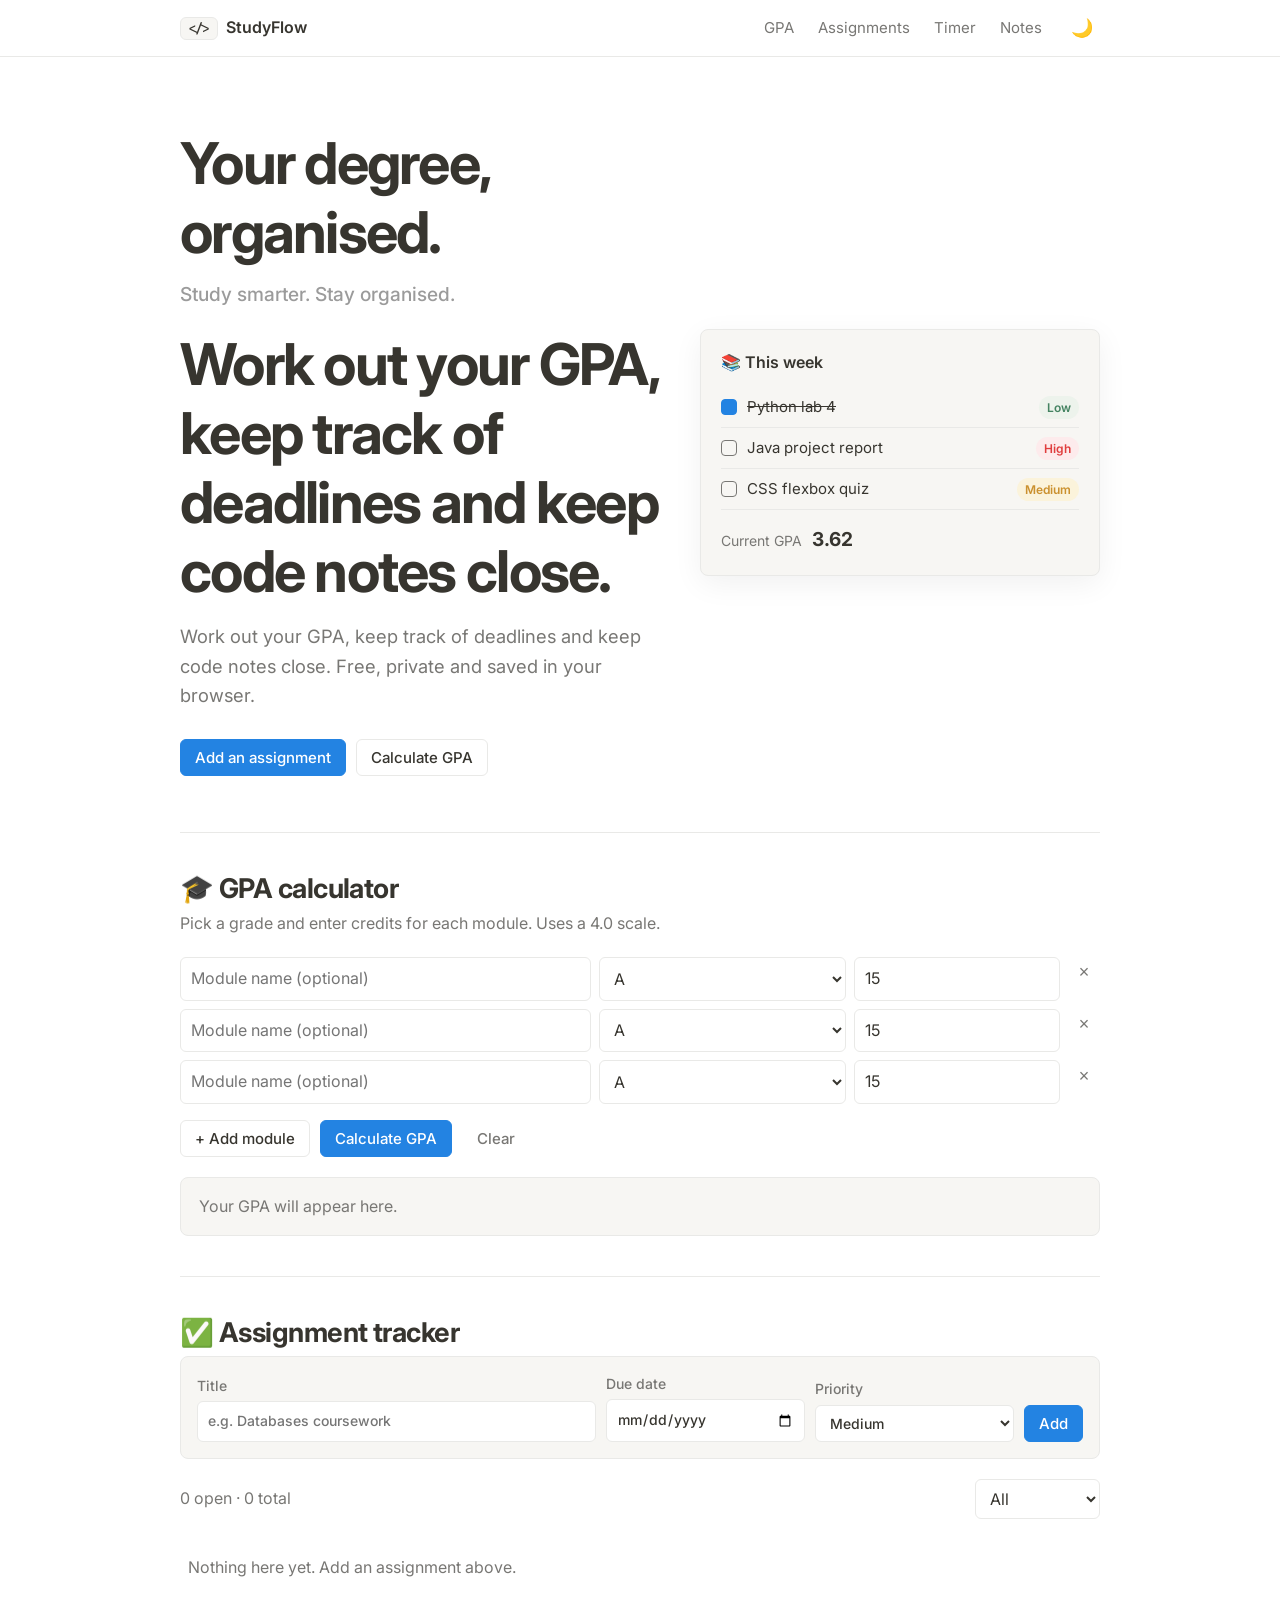
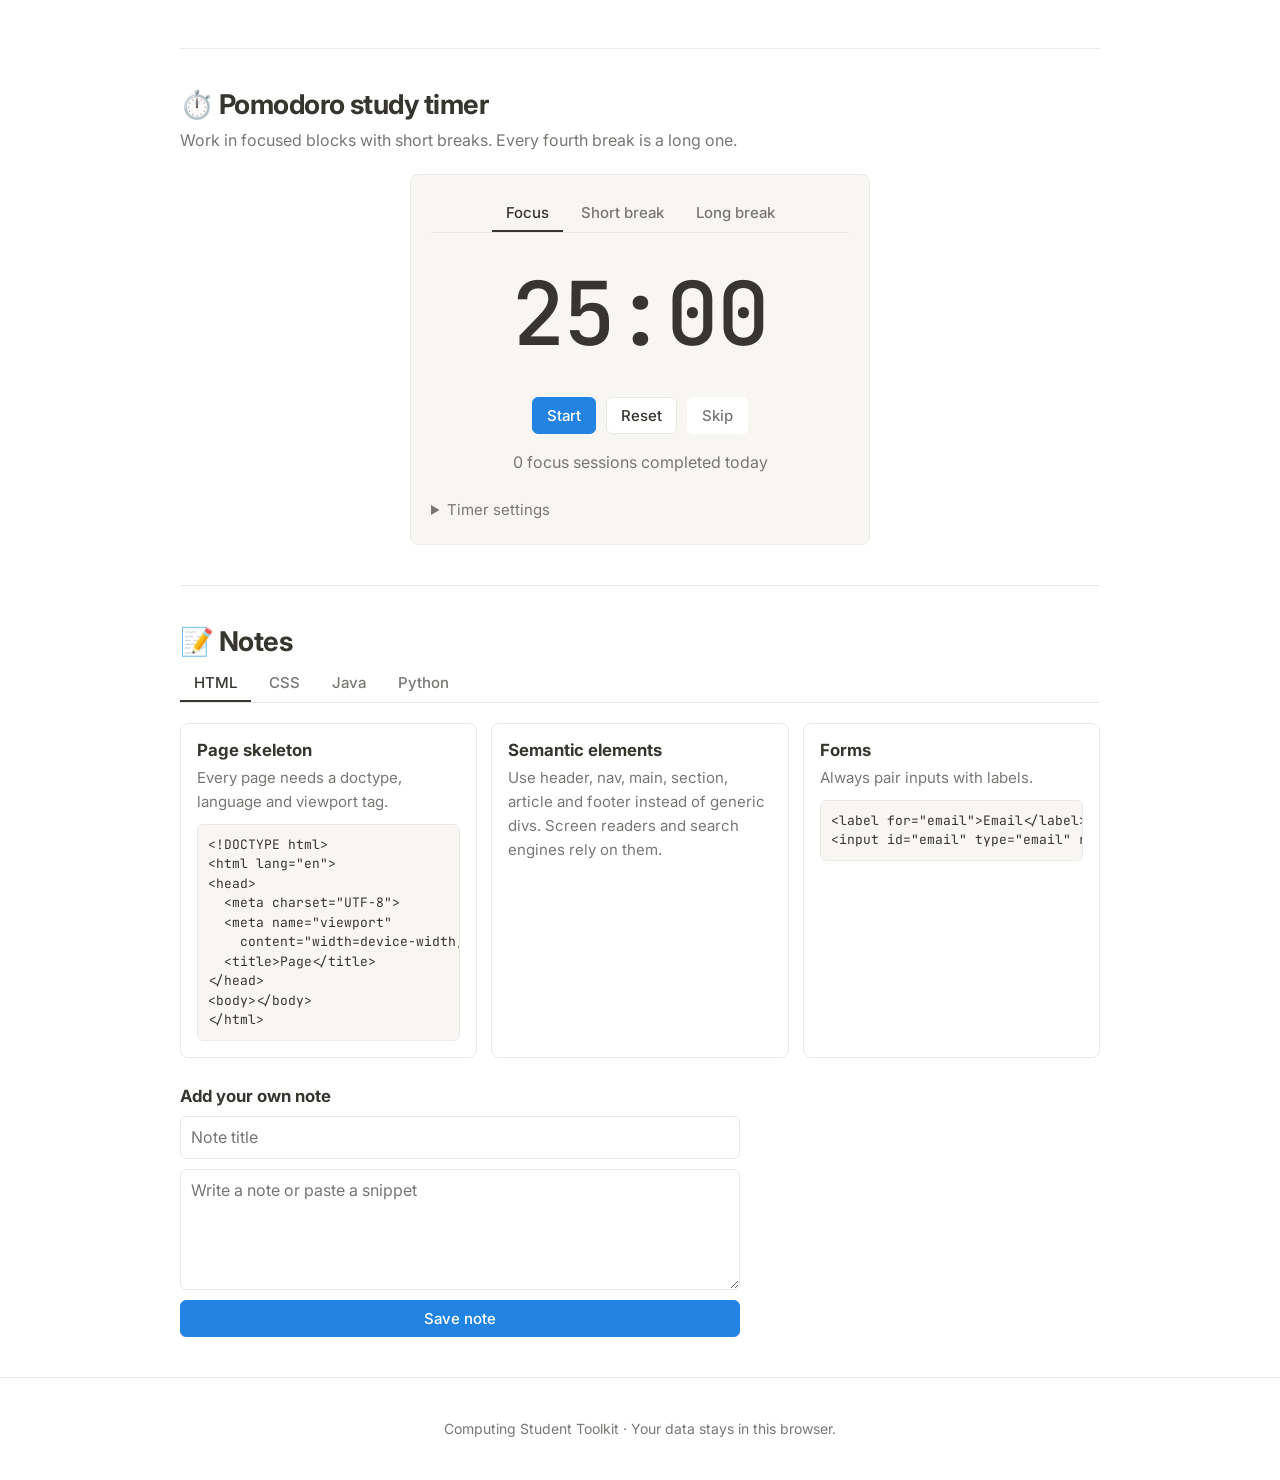
<file: index.html>
<!DOCTYPE html>
<html lang="en">
<head>
<meta charset="UTF-8">
<meta name="viewport" content="width=device-width, initial-scale=1">
<title>StudyFlow</title>
<meta name="description" content="StudyFlow helps students stay organised with GPA calculators, assignment tracking, notes and productivity tools.">
<link rel="preconnect" href="https://fonts.googleapis.com">
<link rel="preconnect" href="https://fonts.gstatic.com" crossorigin>
<link href="https://fonts.googleapis.com/css2?family=Inter:wght@400;500;600;700&family=JetBrains+Mono:wght@400;500&display=swap" rel="stylesheet">
<link rel="stylesheet" href="style.css">
<script>try{var t=localStorage.getItem("cst-theme")||(matchMedia("(prefers-color-scheme: dark)").matches?"dark":"light");document.documentElement.dataset.theme=t}catch(e){}</script>
</head>
<body>
<header class="nav">
  <div class="nav-inner">
    <a href="#home" class="brand"><span class="logo">&lt;/&gt;</span> StudyFlow</a>
    <nav id="menu" class="menu" aria-label="Main">
      <a href="#gpa">GPA</a>
      <a href="#tracker">Assignments</a>
      <a href="#timer">Timer</a>
      <a href="#notes">Notes</a>
    </nav>
    <button id="theme" class="icon-btn" aria-label="Toggle dark mode" title="Toggle dark mode"></button>
    <button id="burger" class="icon-btn burger" aria-label="Open menu" aria-expanded="false" aria-controls="menu">☰</button>
  </div>
</header>

<main>
  <section id="home" class="hero">
    <div class="hero-text">
      <h1>Your degree, organised.</h1>

      <p class="tagline"> Study smarter. Stay organised.</p>
     <h1>Work out your GPA, keep track of deadlines and keep code notes close.</h1>
      <p class="lead">Work out your GPA, keep track of deadlines and keep code notes close. Free, private and saved in your browser.</p>
      <div class="actions">
        <a class="btn primary" href="#tracker">Add an assignment</a>
        <a class="btn" href="#gpa">Calculate GPA</a>
      </div>
    </div>
    <div class="peek" aria-hidden="true">
      <div class="peek-title">📚 This week</div>
      <div class="peek-row"><span class="box done"></span><s>Python lab 4</s><span class="tag low">Low</span></div>
      <div class="peek-row"><span class="box"></span>Java project report<span class="tag high">High</span></div>
      <div class="peek-row"><span class="box"></span>CSS flexbox quiz<span class="tag med">Medium</span></div>
      <div class="peek-gpa">Current GPA <strong>3.62</strong></div>
    </div>
  </section>

  <section id="gpa" class="panel">
    <h2>🎓 GPA calculator</h2>
    <p class="muted">Pick a grade and enter credits for each module. Uses a 4.0 scale.</p>
    <div id="gpa-rows" class="gpa-rows"></div>
    <div class="actions">
      <button id="add-course" class="btn">+ Add module</button>
      <button id="calc" class="btn primary">Calculate GPA</button>
      <button id="reset-gpa" class="btn ghost">Clear</button>
    </div>
    <div id="gpa-result" class="result" role="status" aria-live="polite">Your GPA will appear here.</div>
  </section>

  <section id="tracker" class="panel">
    <h2>✅ Assignment tracker</h2>
    <form id="task-form" class="task-form">
      <label>Title<input id="t-title" required maxlength="80" placeholder="e.g. Databases coursework"></label>
      <label>Due date<input id="t-date" type="date" required></label>
      <label>Priority
        <select id="t-pri"><option value="high">High</option><option value="med" selected>Medium</option><option value="low">Low</option></select>
      </label>
      <button class="btn primary" type="submit">Add</button>
    </form>
    <div class="toolbar">
      <span id="task-count" class="muted"></span>
      <select id="t-filter" aria-label="Filter assignments">
        <option value="all">All</option><option value="open">Open</option><option value="done">Completed</option>
      </select>
    </div>
    <ul id="task-list" class="task-list"></ul>
  </section>

  <section id="timer" class="panel">
    <h2>⏱️ Pomodoro study timer</h2>
    <p class="muted">Work in focused blocks with short breaks. Every fourth break is a long one.</p>
    <div class="timer-card">
      <div id="modes" class="tabs" role="tablist">
        <button role="tab" data-mode="focus" aria-selected="true">Focus</button>
        <button role="tab" data-mode="short" aria-selected="false">Short break</button>
        <button role="tab" data-mode="long" aria-selected="false">Long break</button>
      </div>
      <div id="clock" class="clock" role="timer" aria-live="off">25:00</div>
      <div class="actions center">
        <button id="p-start" class="btn primary">Start</button>
        <button id="p-reset" class="btn">Reset</button>
        <button id="p-skip" class="btn ghost">Skip</button>
      </div>
      <p id="p-stats" class="muted center"></p>
      <details class="p-settings">
        <summary>Timer settings</summary>
        <div class="p-grid">
          <label>Focus (min)<input id="s-focus" type="number" min="1" max="120"></label>
          <label>Short break (min)<input id="s-short" type="number" min="1" max="60"></label>
          <label>Long break (min)<input id="s-long" type="number" min="1" max="60"></label>
        </div>
      </details>
    </div>
  </section>

  <section id="notes" class="panel">
    <h2>📝 Notes</h2>
    <div id="tabs" class="tabs" role="tablist">
      <button role="tab" data-cat="HTML" aria-selected="true">HTML</button>
      <button role="tab" data-cat="CSS" aria-selected="false">CSS</button>
      <button role="tab" data-cat="Java" aria-selected="false">Java</button>
      <button role="tab" data-cat="Python" aria-selected="false">Python</button>
    </div>
    <div id="note-list" class="note-list"></div>
    <form id="note-form" class="note-form">
      <h3>Add your own note</h3>
      <input id="n-title" required maxlength="60" placeholder="Note title">
      <textarea id="n-body" required rows="4" placeholder="Write a note or paste a snippet"></textarea>
      <button class="btn primary" type="submit">Save note</button>
    </form>
  </section>
</main>

<footer class="footer">Computing Student Toolkit · Your data stays in this browser.</footer>
<script src="script.js"></script>
</body>
</html>
</file>
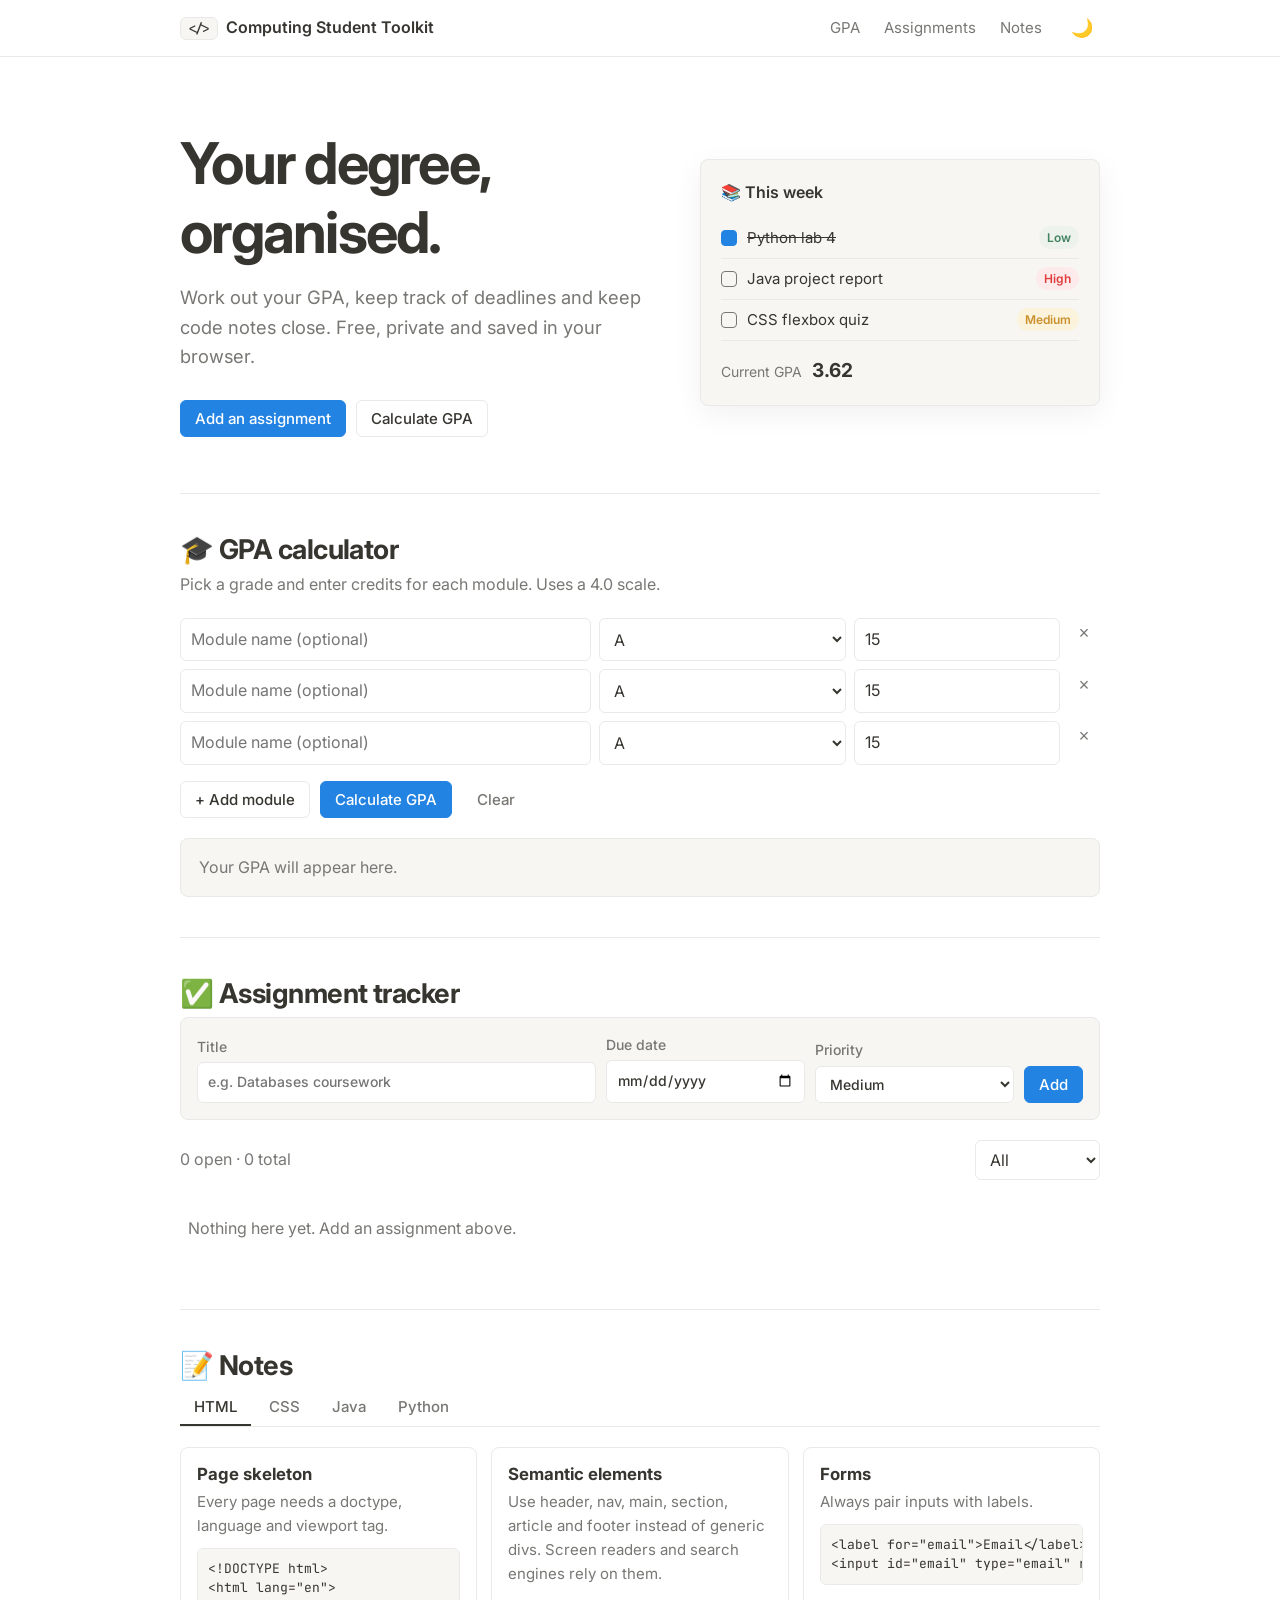
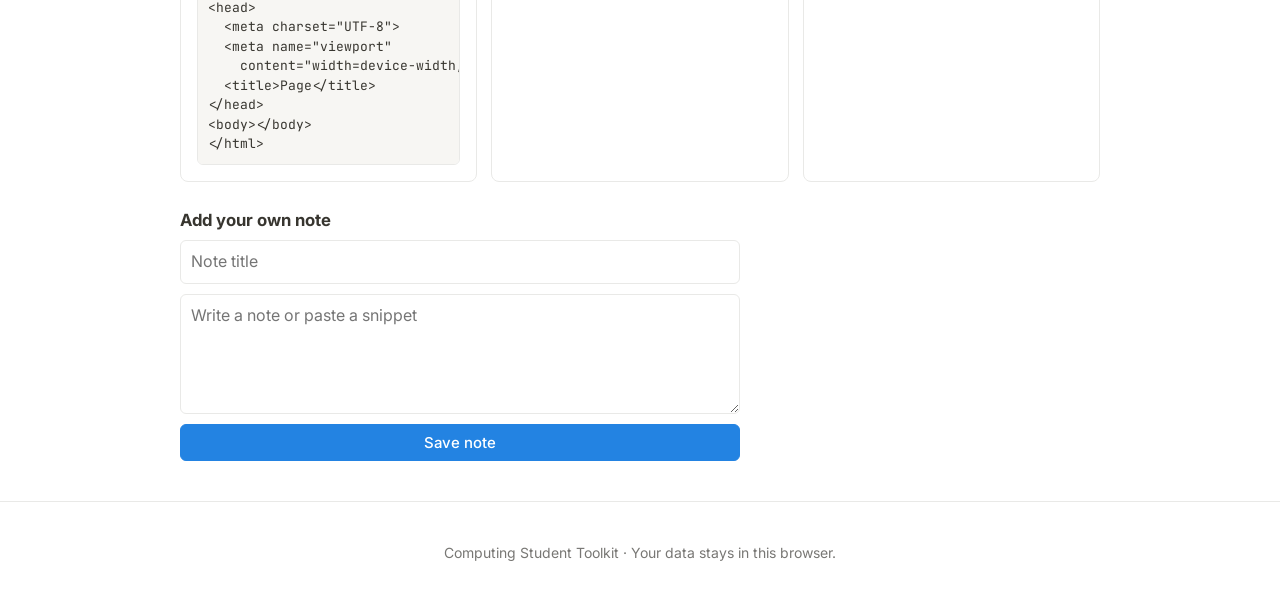
<file: index.html.html>
<!DOCTYPE html>
<html lang="en">
<head>
<meta charset="UTF-8">
<meta name="viewport" content="width=device-width, initial-scale=1">
<title>Computing Student Toolkit</title>
<meta name="description" content="GPA calculator, assignment tracker and quick notes for computing students.">
<link rel="preconnect" href="https://fonts.googleapis.com">
<link rel="preconnect" href="https://fonts.gstatic.com" crossorigin>
<link href="https://fonts.googleapis.com/css2?family=Inter:wght@400;500;600;700&family=JetBrains+Mono:wght@400;500&display=swap" rel="stylesheet">
<link rel="stylesheet" href="style.css">
<script>try{var t=localStorage.getItem("cst-theme")||(matchMedia("(prefers-color-scheme: dark)").matches?"dark":"light");document.documentElement.dataset.theme=t}catch(e){}</script>
</head>
<body>
<header class="nav">
  <div class="nav-inner">
    <a href="#home" class="brand"><span class="logo">&lt;/&gt;</span> Computing Student Toolkit</a>
    <nav id="menu" class="menu" aria-label="Main">
      <a href="#gpa">GPA</a>
      <a href="#tracker">Assignments</a>
      <a href="#notes">Notes</a>
    </nav>
    <button id="theme" class="icon-btn" aria-label="Toggle dark mode" title="Toggle dark mode"></button>
    <button id="burger" class="icon-btn burger" aria-label="Open menu" aria-expanded="false" aria-controls="menu">☰</button>
  </div>
</header>

<main>
  <section id="home" class="hero">
    <div class="hero-text">
      <h1>Your degree, organised.</h1>
      <p class="lead">Work out your GPA, keep track of deadlines and keep code notes close. Free, private and saved in your browser.</p>
      <div class="actions">
        <a class="btn primary" href="#tracker">Add an assignment</a>
        <a class="btn" href="#gpa">Calculate GPA</a>
      </div>
    </div>
    <div class="peek" aria-hidden="true">
      <div class="peek-title">📚 This week</div>
      <div class="peek-row"><span class="box done"></span><s>Python lab 4</s><span class="tag low">Low</span></div>
      <div class="peek-row"><span class="box"></span>Java project report<span class="tag high">High</span></div>
      <div class="peek-row"><span class="box"></span>CSS flexbox quiz<span class="tag med">Medium</span></div>
      <div class="peek-gpa">Current GPA <strong>3.62</strong></div>
    </div>
  </section>

  <section id="gpa" class="panel">
    <h2>🎓 GPA calculator</h2>
    <p class="muted">Pick a grade and enter credits for each module. Uses a 4.0 scale.</p>
    <div id="gpa-rows" class="gpa-rows"></div>
    <div class="actions">
      <button id="add-course" class="btn">+ Add module</button>
      <button id="calc" class="btn primary">Calculate GPA</button>
      <button id="reset-gpa" class="btn ghost">Clear</button>
    </div>
    <div id="gpa-result" class="result" role="status" aria-live="polite">Your GPA will appear here.</div>
  </section>

  <section id="tracker" class="panel">
    <h2>✅ Assignment tracker</h2>
    <form id="task-form" class="task-form">
      <label>Title<input id="t-title" required maxlength="80" placeholder="e.g. Databases coursework"></label>
      <label>Due date<input id="t-date" type="date" required></label>
      <label>Priority
        <select id="t-pri"><option value="high">High</option><option value="med" selected>Medium</option><option value="low">Low</option></select>
      </label>
      <button class="btn primary" type="submit">Add</button>
    </form>
    <div class="toolbar">
      <span id="task-count" class="muted"></span>
      <select id="t-filter" aria-label="Filter assignments">
        <option value="all">All</option><option value="open">Open</option><option value="done">Completed</option>
      </select>
    </div>
    <ul id="task-list" class="task-list"></ul>
  </section>

  <section id="notes" class="panel">
    <h2>📝 Notes</h2>
    <div id="tabs" class="tabs" role="tablist">
      <button role="tab" data-cat="HTML" aria-selected="true">HTML</button>
      <button role="tab" data-cat="CSS" aria-selected="false">CSS</button>
      <button role="tab" data-cat="Java" aria-selected="false">Java</button>
      <button role="tab" data-cat="Python" aria-selected="false">Python</button>
    </div>
    <div id="note-list" class="note-list"></div>
    <form id="note-form" class="note-form">
      <h3>Add your own note</h3>
      <input id="n-title" required maxlength="60" placeholder="Note title">
      <textarea id="n-body" required rows="4" placeholder="Write a note or paste a snippet"></textarea>
      <button class="btn primary" type="submit">Save note</button>
    </form>
  </section>
</main>

<footer class="footer">Computing Student Toolkit · Your data stays in this browser.</footer>
<script src="script.js"></script>
</body>
</html>
</file>
<file: style.css>
:root{
  --bg:#fff;--surface:#f7f6f3;--hover:#efeeea;--text:#37352f;--muted:#787774;--line:#e9e9e7;
  --accent:#2383e2;--accent-text:#fff;--high:#e03e3e;--med:#cb912f;--low:#448361;
  --high-bg:#fdebec;--med-bg:#fbf3db;--low-bg:#edf3ec;
  --radius:8px;--font:"Inter",system-ui,-apple-system,"Segoe UI",sans-serif;--mono:"JetBrains Mono",ui-monospace,Menlo,monospace;
}
[data-theme="dark"]{
  --bg:#191919;--surface:#202020;--hover:#2b2b2b;--text:#ebebea;--muted:#9b9b9b;--line:#333;
  --accent:#529cca;--accent-text:#101010;--high-bg:#4a2b2b;--med-bg:#443b27;--low-bg:#243a2e;
  --high:#ff8f8f;--med:#e9bf6a;--low:#7fcf9f;
}
*{box-sizing:border-box}
html{scroll-behavior:smooth;scroll-padding-top:72px}
body{margin:0;background:var(--bg);color:var(--text);font:16px/1.6 var(--font);transition:background .2s,color .2s}
a{color:inherit}
h1,h2,h3{line-height:1.2;margin:0}
:focus-visible{outline:2px solid var(--accent);outline-offset:2px}
.muted{color:var(--muted)}

/* nav */
.nav{position:sticky;top:0;z-index:10;background:color-mix(in srgb,var(--bg) 88%,transparent);backdrop-filter:blur(8px);border-bottom:1px solid var(--line)}
.nav-inner{max-width:960px;margin:auto;padding:10px 20px;display:flex;align-items:center;gap:12px}
.brand{font-weight:600;text-decoration:none;display:flex;align-items:center;gap:8px;margin-right:auto}
.logo{font:500 13px var(--mono);background:var(--surface);border:1px solid var(--line);border-radius:6px;padding:2px 6px}
.menu{display:flex;gap:4px}
.menu a{text-decoration:none;color:var(--muted);padding:6px 10px;border-radius:6px;font-size:15px}
.menu a:hover{background:va+r(--hover);color:var(--text)}
.icon-btn{background:none;border:0;color:var(--text);font-size:18px;width:36px;height:36px;border-radius:6px;cursor:pointer}
.icon-btn:hover{background:var(--hover)}
.burger{display:none}

/* layout */
main{max-width:960px;margin:auto;padding:0 20px}
.hero{display:grid;grid-template-columns:1.2fr 1fr;gap:40px;align-items:center;padding:72px 0 56px}
.hero h1{font-size:clamp(2.2rem,5.5vw,3.6rem);letter-spacing:-.03em;font-weight:700}
.lead{font-size:1.15rem;color:var(--muted);max-width:46ch;margin:16px 0 28px}
.actions{display:flex;flex-wrap:wrap;gap:10px;margin-top:16px}
.panel{padding:40px 0;border-top:1px solid var(--line)}
.panel h2{font-size:1.7rem;letter-spacing:-.02em;margin-bottom:6px}
.panel>.muted{margin:0 0 20px}

/* controls */
.btn{font:500 15px var(--font);padding:8px 14px;border-radius:6px;border:1px solid var(--line);background:var(--bg);color:var(--text);cursor:pointer;text-decoration:none;display:inline-block;transition:background .15s}
.btn:hover{background:var(--hover)}
.btn.primary{background:var(--accent);border-color:var(--accent);color:var(--accent-text)}
.btn.primary:hover{filter:brightness(1.08)}
.btn.ghost{border-color:transparent;color:var(--muted)}
input,select,textarea{font:inherit;color:var(--text);background:var(--bg);border:1px solid var(--line);border-radius:6px;padding:8px 10px;width:100%;min-width:0}
input:focus,select:focus,textarea:focus{outline:2px solid var(--accent);outline-offset:-1px}
label{display:flex;flex-direction:column;gap:4px;font-size:14px;color:var(--muted);font-weight:500}

/* hero preview */
.peek{background:var(--surface);border:1px solid var(--line);border-radius:var(--radius);padding:20px;box-shadow:0 8px 30px rgba(0,0,0,.06)}
.peek-title{font-weight:600;margin-bottom:12px}
.peek-row{display:flex;align-items:center;gap:10px;padding:8px 0;border-bottom:1px solid var(--line);font-size:15px}
.peek-row .tag{margin-left:auto}
.box{width:16px;height:16px;border:1.5px solid var(--muted);border-radius:4px;flex:none}
.box.done{background:var(--accent);border-color:var(--accent)}
.peek-gpa{margin-top:14px;color:var(--muted);font-size:14px}
.peek-gpa strong{color:var(--text);font-size:1.2rem;margin-left:6px}
.tag{font-size:12px;font-weight:600;padding:2px 8px;border-radius:99px}
.tag.high{background:var(--high-bg);color:var(--high)}
.tag.med{background:var(--med-bg);color:var(--med)}
.tag.low{background:var(--low-bg);color:var(--low)}

/* GPA */
.gpa-rows{display:grid;gap:8px}
.gpa-row{display:grid;grid-template-columns:2fr 1.2fr 1fr auto;gap:8px}
.result{margin-top:20px;padding:16px 18px;background:var(--surface);border:1px solid var(--line);border-radius:var(--radius);color:var(--muted)}
.result strong{font-size:2rem;color:var(--text);margin-right:10px}

/* tracker */
.task-form{display:grid;grid-template-columns:2fr 1fr 1fr auto;gap:10px;align-items:end;background:var(--surface);border:1px solid var(--line);padding:16px;border-radius:var(--radius)}
.toolbar{display:flex;justify-content:space-between;align-items:center;margin:20px 0 8px}
.toolbar select{width:auto}
.task-list{list-style:none;margin:0;padding:0}
.task{display:flex;align-items:center;gap:12px;padding:10px 8px;border-bottom:1px solid var(--line);border-radius:6px}
.task:hover{background:var(--surface)}
.task input[type=checkbox]{width:18px;height:18px;accent-color:var(--accent);flex:none}
.task-main{flex:1;min-width:0}
.task-title{overflow-wrap:anywhere}
.task.done .task-title{text-decoration:line-through;color:var(--muted)}
.due{font-size:13px;color:var(--muted)}
.due.overdue{color:var(--high);font-weight:600}
.del{background:none;border:0;color:var(--muted);cursor:pointer;font-size:18px;border-radius:6px;width:32px;height:32px}
.del:hover{background:var(--hover);color:var(--high)}
.empty{padding:28px 8px;color:var(--muted)}

/* notes */
.tabs{display:flex;gap:4px;border-bottom:1px solid var(--line);margin-bottom:20px;overflow-x:auto}
.tabs button{background:none;border:0;border-bottom:2px solid transparent;padding:8px 14px;font:500 15px var(--font);color:var(--muted);cursor:pointer}
.tabs button:hover{color:var(--text)}
.tabs button[aria-selected=true]{color:var(--text);border-color:var(--text)}
.note-list{display:grid;grid-template-columns:repeat(auto-fill,minmax(280px,1fr));gap:14px}
.note{border:1px solid var(--line);border-radius:var(--radius);padding:16px;background:var(--bg);position:relative}
.note:hover{background:var(--surface)}
.note h3{font-size:1.05rem;margin-bottom:6px;padding-right:28px}
.note p{margin:0 0 10px;color:var(--muted);font-size:15px;white-space:pre-wrap;overflow-wrap:anywhere}
.note pre{margin:0;background:var(--surface);border:1px solid var(--line);border-radius:6px;padding:10px;overflow-x:auto;font:13px/1.5 var(--mono)}
.note .del{position:absolute;top:8px;right:8px}
.note-form{display:grid;gap:10px;margin-top:28px;max-width:560px}
.note-form h3{font-size:1.05rem}
.footer{text-align:center;color:var(--muted);font-size:14px;padding:40px 20px;border-top:1px solid var(--line)}

/* mobile */
@media (max-width:760px){
  .burger{display:block}
  .menu{display:none;position:absolute;top:100%;left:0;right:0;flex-direction:column;background:var(--bg);border-bottom:1px solid var(--line);padding:8px 20px}
  .menu.open{display:flex}
  .hero{grid-template-columns:1fr;padding:48px 0 36px;gap:28px}
  .task-form{grid-template-columns:1fr 1fr}
  .task-form label:first-child,.task-form .btn{grid-column:1/-1}
  .gpa-row{grid-template-columns:1fr 1fr}
  .gpa-row input:first-child{grid-column:1/-1}
}
@media (prefers-reduced-motion:reduce){*{transition:none!important;scroll-behavior:auto!important}}

/* pomodoro */
.timer-card{max-width:460px;margin:auto;background:var(--surface);border:1px solid var(--line);border-radius:var(--radius);padding:20px 20px 16px}
.timer-card .tabs{justify-content:center}
.clock{font:500 clamp(3.5rem,16vw,5.5rem)/1.1 var(--mono);text-align:center;letter-spacing:-.02em;padding:12px 0 20px;font-variant-numeric:tabular-nums}
.timer-card.running .clock{color:var(--accent)}
.center{justify-content:center;text-align:center}
.p-settings{margin-top:8px;font-size:15px}
.p-settings summary{cursor:pointer;color:var(--muted);padding:6px 0}
.p-grid{display:grid;grid-template-columns:repeat(3,1fr);gap:10px;margin-top:8px}
@media (max-width:760px){.p-grid{grid-template-columns:1fr}}
.tagline{
    font-size: 1.2rem;
    color: #9b9b9b;
    margin: 12px 0 20px;
    font-weight: 500;
}
</file>
